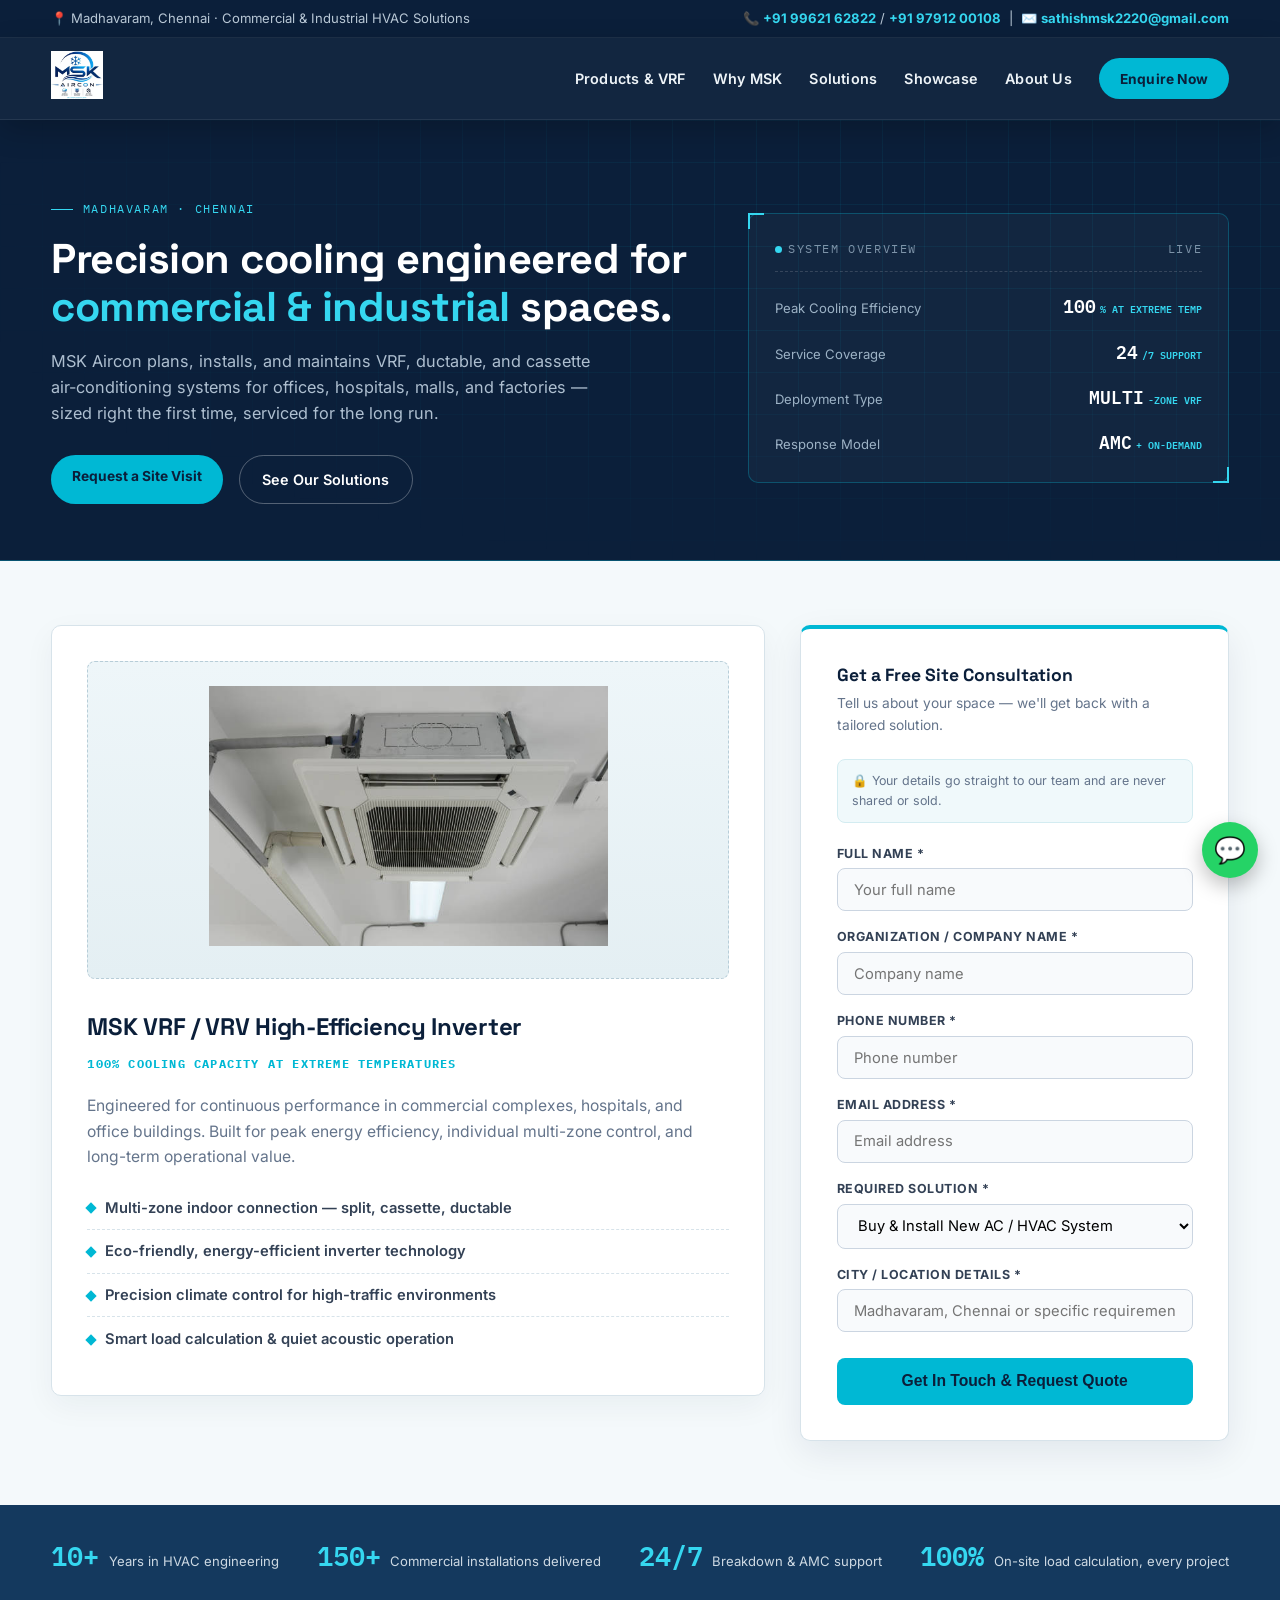
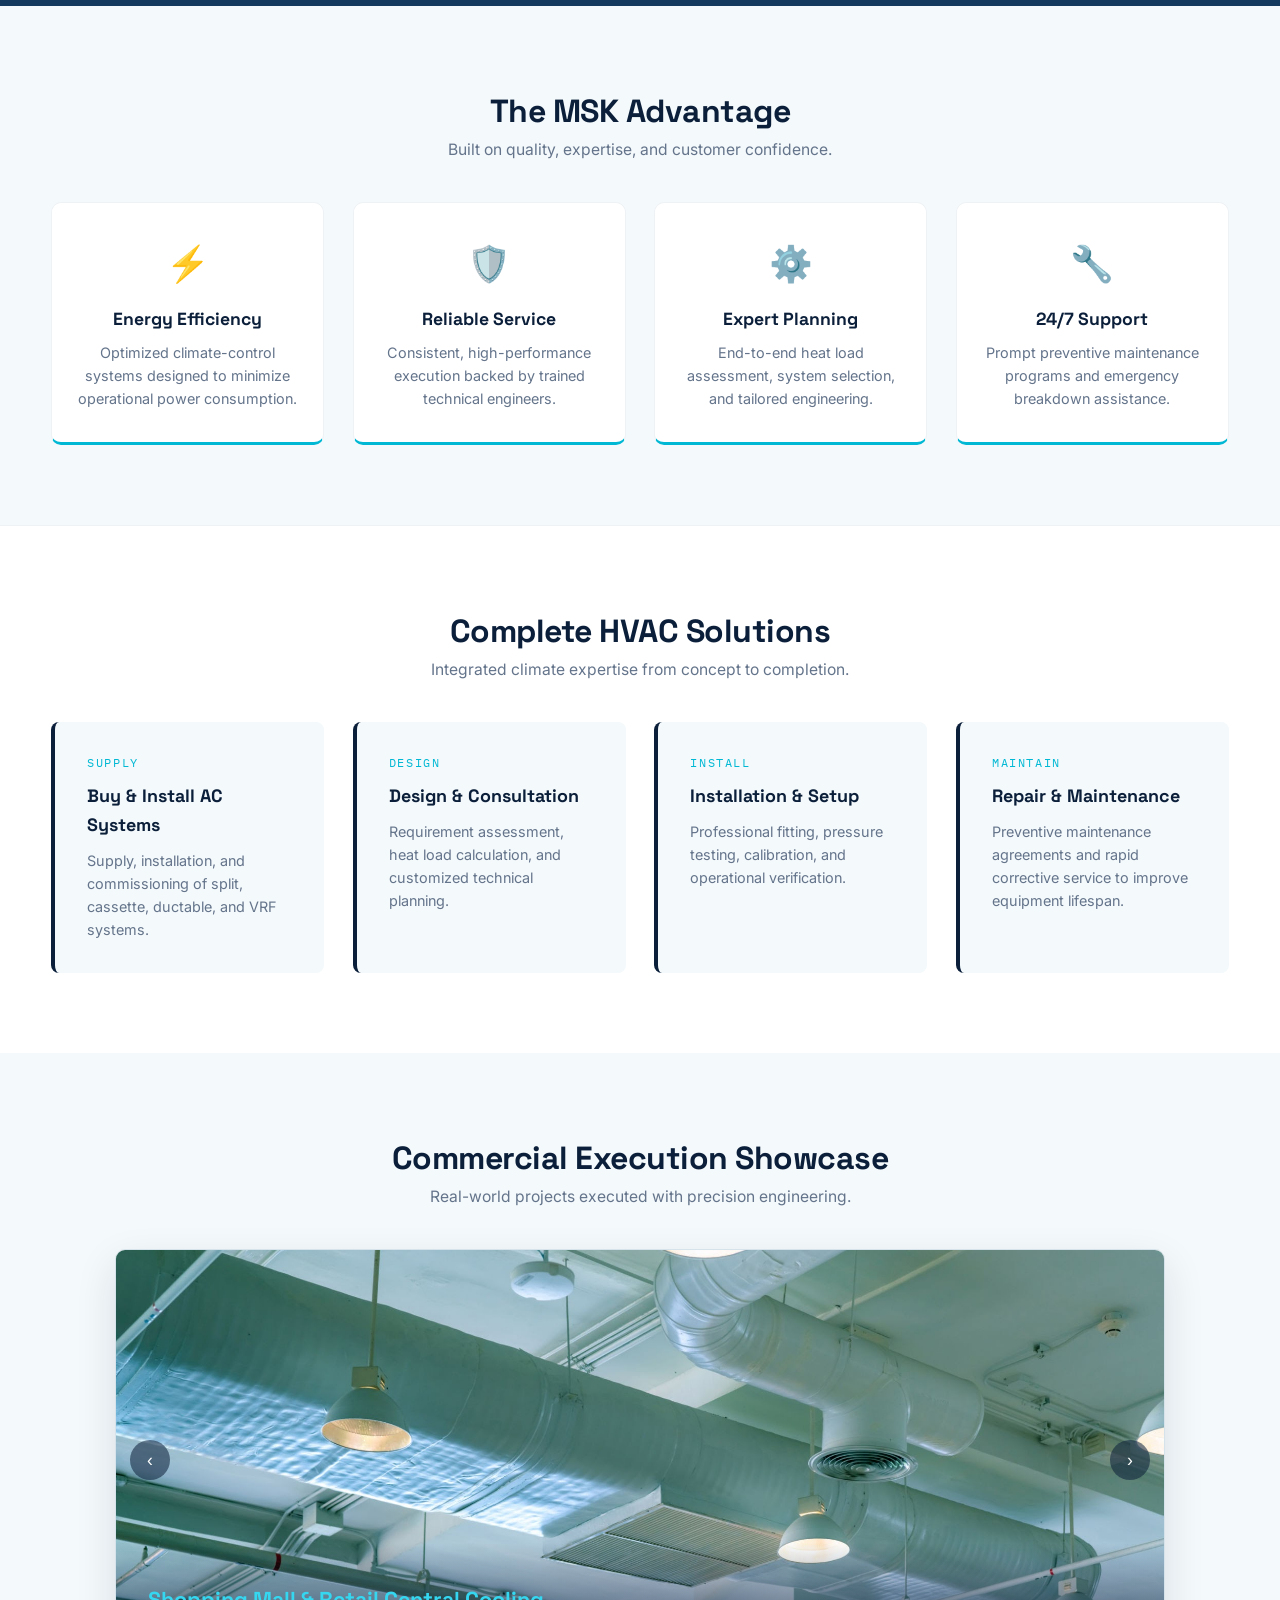
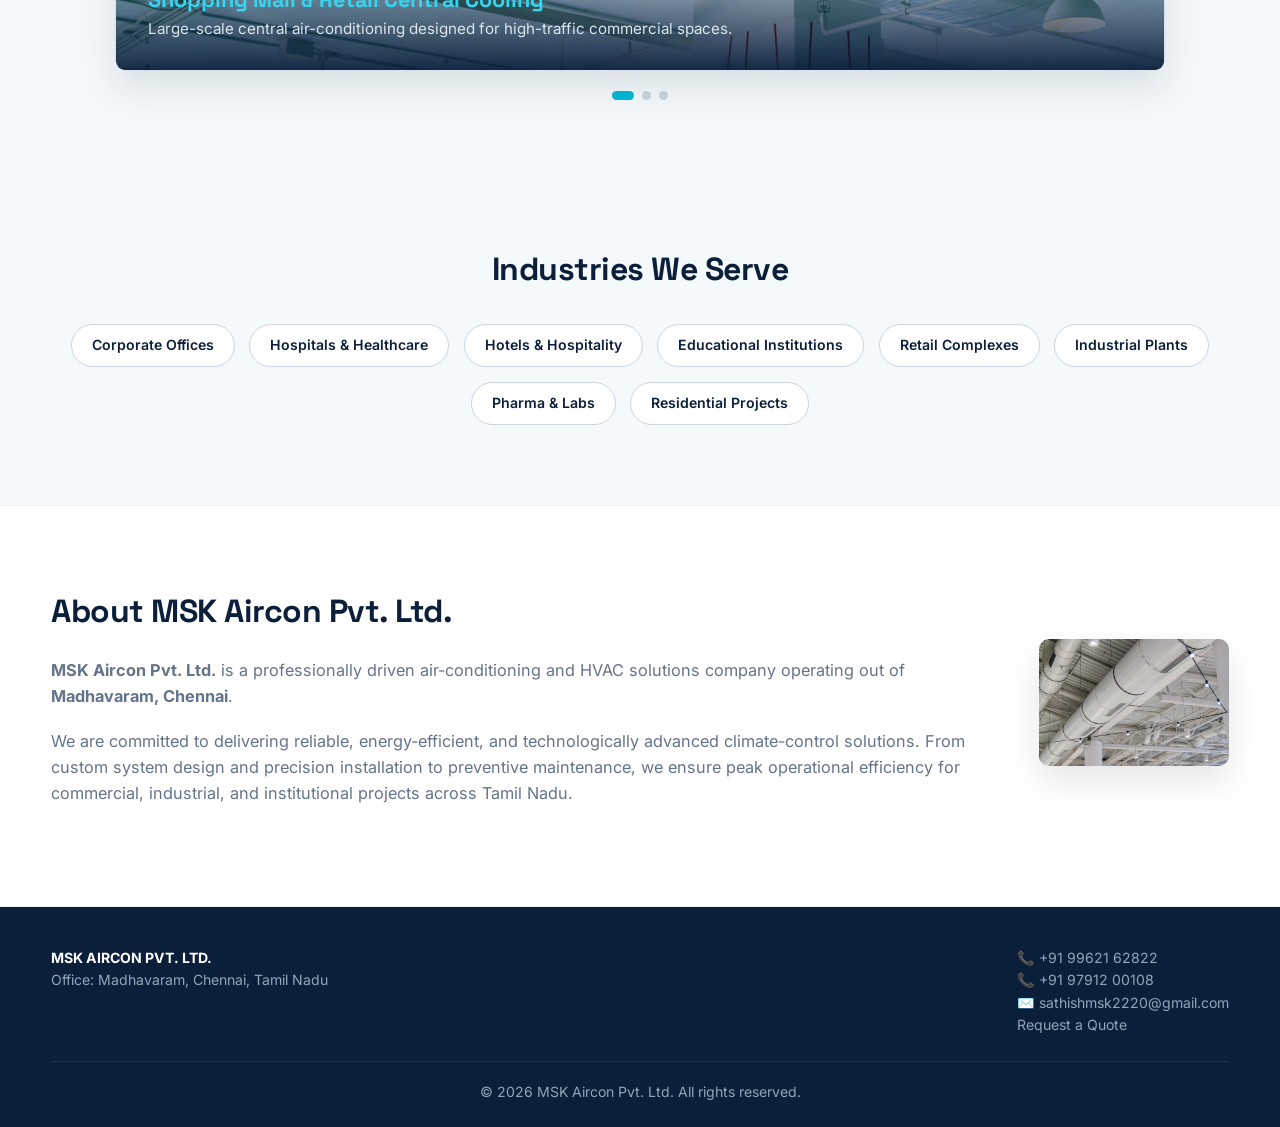
<file: index.html>
<!DOCTYPE html>
<html lang="en">
<head>
  <meta charset="UTF-8" />
  <meta name="viewport" content="width=device-width, initial-scale=1.0" />
  <title>MSK Aircon Pvt. Ltd. — Central AC, VRF & Ductable Systems | Chennai</title>
  <meta name="description" content="MSK Aircon Pvt. Ltd. designs, installs, and maintains VRF, ductable, and cassette AC systems for commercial and industrial clients in Madhavaram, Chennai. Get a free site consultation." />

  <!-- Open Graph -->
  <meta property="og:title" content="MSK Aircon Pvt. Ltd. — Commercial & Industrial HVAC Solutions" />
  <meta property="og:description" content="Central air-conditioning, VRF systems and preventive maintenance for offices, hospitals, malls, and factories across Chennai." />
  <meta property="og:image" content="msk_logo.jpeg" />
  <meta property="og:type" content="website" />

  <link rel="icon" type="image/jpeg" href="msk_logo.jpeg" />
  <link rel="stylesheet" href="style.css" />

  <!-- Local business structured data -->
  <script type="application/ld+json">
  {
    "@context": "https://schema.org",
    "@type": "HVACBusiness",
    "name": "MSK Aircon Pvt. Ltd.",
    "image": "msk_logo.jpeg",
    "address": {
      "@type": "PostalAddress",
      "addressLocality": "Madhavaram, Chennai",
      "addressRegion": "Tamil Nadu",
      "addressCountry": "IN"
    },
    "telephone": "+91-9962162822",
    "email": "sathishmsk2220@gmail.com",
    "areaServed": "Chennai, Tamil Nadu",
    "priceRange": "$$"
  }
  </script>
</head>
<body>

  <!-- Top Info Bar -->
  <div class="top-bar">
    <div class="container top-bar-flex">
      <span>📍 Madhavaram, Chennai · Commercial &amp; Industrial HVAC Solutions</span>
      <span>📞 <a href="tel:+919962162822">+91 99621 62822</a> / <a href="tel:+919791200108">+91 97912 00108</a> &nbsp;|&nbsp; ✉️ <a href="mailto:sathishmsk2220@gmail.com">sathishmsk2220@gmail.com</a></span>
    </div>
  </div>

  <!-- Main Navigation Header -->
  <header>
    <div class="container nav-container">
      <div class="logo">
        <img src="msk_logo.jpeg" alt="MSK Aircon Pvt. Ltd. Logo" width="150" height="48" />
      </div>
      <button class="nav-toggle" id="navToggle" aria-label="Toggle navigation menu" aria-expanded="false">
        <span></span><span></span><span></span>
      </button>
      <nav id="mainNav">
        <a href="#enquiry">Products &amp; VRF</a>
        <a href="#advantages">Why MSK</a>
        <a href="#services">Solutions</a>
        <a href="#projects">Showcase</a>
        <a href="#about">About Us</a>
        <a href="#enquiry" class="btn-primary">Enquire Now</a>
      </nav>
    </div>
  </header>

  <!-- HERO -->
  <section class="hero">
    <div class="hero-grid-bg"></div>
    <div class="container hero-content">
      <div class="hero-copy">
        <span class="hero-eyebrow mono-tag">MADHAVARAM · CHENNAI</span>
        <h1>Precision cooling engineered for <span>commercial &amp; industrial</span> spaces.</h1>
        <p class="lead">
          MSK Aircon plans, installs, and maintains VRF, ductable, and cassette air-conditioning systems for offices, hospitals, malls, and factories — sized right the first time, serviced for the long run.
        </p>
        <div class="hero-ctas">
          <a href="#enquiry" class="btn-primary">Request a Site Visit</a>
          <a href="#services" class="btn-outline">See Our Solutions</a>
        </div>
      </div>
      <div class="schematic-panel">
        <div class="schematic-header mono-tag">
          <span><span class="pulse-dot"></span>SYSTEM OVERVIEW</span>
          <span>LIVE</span>
        </div>
        <div class="schematic-rows">
          <div class="schematic-row">
            <span class="label">Peak Cooling Efficiency</span>
            <span class="value">100<small>% AT EXTREME TEMP</small></span>
          </div>
          <div class="schematic-row">
            <span class="label">Service Coverage</span>
            <span class="value">24<small>/7 SUPPORT</small></span>
          </div>
          <div class="schematic-row">
            <span class="label">Deployment Type</span>
            <span class="value">MULTI<small>-ZONE VRF</small></span>
          </div>
          <div class="schematic-row">
            <span class="label">Response Model</span>
            <span class="value">AMC<small>+ ON-DEMAND</small></span>
          </div>
        </div>
      </div>
    </div>
  </section>

  <!-- SIDE-BY-SIDE FEATURE & ENQUIRY FORM -->
  <section id="enquiry" class="enquiry-product-section">
    <div class="container product-enquiry-grid">

      <div class="product-highlight-card">
        <div class="product-img-box">
          <img src="slide_2.jpg" alt="MSK VRF multi-zone central air-conditioning system" loading="lazy" />
        </div>
        <div class="product-details">
          <h2>MSK VRF / VRV High-Efficiency Inverter</h2>
          <span class="tech-tag">100% COOLING CAPACITY AT EXTREME TEMPERATURES</span>
          <p>
            Engineered for continuous performance in commercial complexes, hospitals, and office buildings. Built for peak energy efficiency, individual multi-zone control, and long-term operational value.
          </p>
          <ul class="product-specs">
            <li>Multi-zone indoor connection — split, cassette, ductable</li>
            <li>Eco-friendly, energy-efficient inverter technology</li>
            <li>Precision climate control for high-traffic environments</li>
            <li>Smart load calculation &amp; quiet acoustic operation</li>
          </ul>
        </div>
      </div>

      <div class="form-wrapper-side">
        <h3>Get a Free Site Consultation</h3>
        <p class="form-sub">Tell us about your space — we'll get back with a tailored solution.</p>

        <div class="privacy-note">
          🔒 Your details go straight to our team and are never shared or sold.
        </div>

        <form action="https://api.web3forms.com/submit" method="POST" class="custom-form">
          <input type="hidden" name="access_key" value="YOUR_ACCESS_KEY_HERE">
          <input type="hidden" name="redirect" value="success.html">
          <input type="checkbox" name="botcheck" style="display:none" tabindex="-1" autocomplete="off">

          <div class="form-group">
            <label for="name">Full Name *</label>
            <input type="text" id="name" name="Client_Name" required placeholder="Your full name">
          </div>

          <div class="form-group">
            <label for="org">Organization / Company Name *</label>
            <input type="text" id="org" name="Organization" required placeholder="Company name">
          </div>

          <div class="form-group">
            <label for="phone">Phone Number *</label>
            <input type="tel" id="phone" name="Phone_Number" required placeholder="Phone number">
          </div>

          <div class="form-group">
            <label for="email">Email Address *</label>
            <input type="email" id="email" name="Email_Address" required placeholder="Email address">
          </div>

          <div class="form-group">
            <label for="service">Required Solution *</label>
            <select id="service" name="Selected_Service" required>
              <option value="Buy & Install New System">Buy &amp; Install New AC / HVAC System</option>
              <option value="VRF / VRV Centralized Cooling">VRF / VRV Centralized Cooling System</option>
              <option value="Ductable & Package AC">Ductable &amp; Package Air Conditioners</option>
              <option value="Cassette AC Commercial Setup">Cassette AC Commercial Setup</option>
              <option value="Preventive Maintenance & Repair">Preventive Maintenance &amp; AMC Repair</option>
              <option value="HVAC Technical Consultation & Design">HVAC System Design &amp; Technical Consultation</option>
              <option value="Others">Others (please specify below)</option>
            </select>
          </div>

          <div class="form-group">
            <label for="location">City / Location Details *</label>
            <input type="text" id="location" name="City_Location" required placeholder="Madhavaram, Chennai or specific requirements">
          </div>

          <button type="submit" class="btn-submit">Get In Touch &amp; Request Quote</button>
        </form>
      </div>

    </div>
  </section>

  <!-- TRUST STRIP -->
  <section class="trust-strip">
    <div class="container trust-flex">
      <div class="trust-item"><span class="num">10+</span><span class="label">Years in HVAC engineering</span></div>
      <div class="trust-item"><span class="num">150+</span><span class="label">Commercial installations delivered</span></div>
      <div class="trust-item"><span class="num">24/7</span><span class="label">Breakdown &amp; AMC support</span></div>
      <div class="trust-item"><span class="num">100%</span><span class="label">On-site load calculation, every project</span></div>
    </div>
  </section>

  <!-- CORE ADVANTAGES -->
  <section id="advantages" class="advantages-section">
    <div class="container">
      <h2 class="section-title">The MSK Advantage</h2>
      <p class="section-subtitle">Built on quality, expertise, and customer confidence.</p>

      <div class="advantage-grid">
        <div class="advantage-card">
          <div class="adv-icon">⚡</div>
          <h3>Energy Efficiency</h3>
          <p>Optimized climate-control systems designed to minimize operational power consumption.</p>
        </div>
        <div class="advantage-card">
          <div class="adv-icon">🛡️</div>
          <h3>Reliable Service</h3>
          <p>Consistent, high-performance execution backed by trained technical engineers.</p>
        </div>
        <div class="advantage-card">
          <div class="adv-icon">⚙️</div>
          <h3>Expert Planning</h3>
          <p>End-to-end heat load assessment, system selection, and tailored engineering.</p>
        </div>
        <div class="advantage-card">
          <div class="adv-icon">🔧</div>
          <h3>24/7 Support</h3>
          <p>Prompt preventive maintenance programs and emergency breakdown assistance.</p>
        </div>
      </div>
    </div>
  </section>

  <!-- SOLUTIONS & SERVICES GRID -->
  <section id="services" class="services-section">
    <div class="container">
      <h2 class="section-title">Complete HVAC Solutions</h2>
      <p class="section-subtitle">Integrated climate expertise from concept to completion.</p>

      <div class="service-grid">
        <div class="service-card">
          <span class="mono-tag">SUPPLY</span>
          <h3>Buy &amp; Install AC Systems</h3>
          <p>Supply, installation, and commissioning of split, cassette, ductable, and VRF systems.</p>
        </div>
        <div class="service-card">
          <span class="mono-tag">DESIGN</span>
          <h3>Design &amp; Consultation</h3>
          <p>Requirement assessment, heat load calculation, and customized technical planning.</p>
        </div>
        <div class="service-card">
          <span class="mono-tag">INSTALL</span>
          <h3>Installation &amp; Setup</h3>
          <p>Professional fitting, pressure testing, calibration, and operational verification.</p>
        </div>
        <div class="service-card">
          <span class="mono-tag">MAINTAIN</span>
          <h3>Repair &amp; Maintenance</h3>
          <p>Preventive maintenance agreements and rapid corrective service to improve equipment lifespan.</p>
        </div>
      </div>
    </div>
  </section>

  <!-- SHOWCASE SLIDER -->
  <section id="projects" class="slider-section">
    <div class="container">
      <h2 class="section-title">Commercial Execution Showcase</h2>
      <p class="section-subtitle">Real-world projects executed with precision engineering.</p>

      <div class="slider-container" id="sliderContainer">
        <button class="slider-arrow prev" id="prevSlide" aria-label="Previous slide">‹</button>
        <button class="slider-arrow next" id="nextSlide" aria-label="Next slide">›</button>
        <div class="slides" id="slidesTrack">
          <div class="slide">
            <img src="mall.jpg" alt="Commercial mall HVAC installation" loading="lazy" />
            <div class="slide-caption">
              <h3>Shopping Mall &amp; Retail Central Cooling</h3>
              <p>Large-scale central air-conditioning designed for high-traffic commercial spaces.</p>
            </div>
          </div>
          <div class="slide">
            <img src="slide1.jpg" alt="Industrial spiral ductwork and ventilation" loading="lazy" />
            <div class="slide-caption">
              <h3>Industrial Spiral Ducting &amp; Ventilation</h3>
              <p>Heavy-duty ventilation and ductwork engineered for industrial plants.</p>
            </div>
          </div>
          <div class="slide">
            <img src="slide_2.jpg" alt="Cassette AC multi-zone office setup" loading="lazy" />
            <div class="slide-caption">
              <h3>Corporate Office Cassette Installations</h3>
              <p>Sleek ceiling units built for quiet operation in office environments.</p>
            </div>
          </div>
        </div>
      </div>
      <div class="slider-dots" id="sliderDots">
        <button class="active" aria-label="Slide 1"></button>
        <button aria-label="Slide 2"></button>
        <button aria-label="Slide 3"></button>
      </div>
    </div>
  </section>

  <!-- INDUSTRIES WE SERVE -->
  <section class="industries-section">
    <div class="container">
      <h2 class="section-title">Industries We Serve</h2>
      <div class="industry-tags">
        <span>Corporate Offices</span>
        <span>Hospitals &amp; Healthcare</span>
        <span>Hotels &amp; Hospitality</span>
        <span>Educational Institutions</span>
        <span>Retail Complexes</span>
        <span>Industrial Plants</span>
        <span>Pharma &amp; Labs</span>
        <span>Residential Projects</span>
      </div>
    </div>
  </section>

  <!-- ABOUT US -->
  <section id="about" class="about-section">
    <div class="container about-flex">
      <div class="about-text">
        <h2>About MSK Aircon Pvt. Ltd.</h2>
        <p><strong>MSK Aircon Pvt. Ltd.</strong> is a professionally driven air-conditioning and HVAC solutions company operating out of <strong>Madhavaram, Chennai</strong>.</p>
        <p>We are committed to delivering reliable, energy-efficient, and technologically advanced climate-control solutions. From custom system design and precision installation to preventive maintenance, we ensure peak operational efficiency for commercial, industrial, and institutional projects across Tamil Nadu.</p>
      </div>
      <div class="about-img">
        <img src="slide1.jpg" alt="MSK technical engineering team at work" loading="lazy" />
      </div>
    </div>
  </section>

  <!-- Footer -->
  <footer>
    <div class="container">
      <div class="footer-grid">
        <div>
          <strong style="color:#fff;">MSK AIRCON PVT. LTD.</strong>
          <p>Office: Madhavaram, Chennai, Tamil Nadu</p>
        </div>
        <div>
          <a href="tel:+919962162822">📞 +91 99621 62822</a><br>
          <a href="tel:+919791200108">📞 +91 97912 00108</a><br>
          <a href="mailto:sathishmsk2220@gmail.com">✉️ sathishmsk2220@gmail.com</a><br>
          <a href="#enquiry">Request a Quote</a>
        </div>
      </div>
      <div class="footer-bottom">
        <p>&copy; 2026 MSK Aircon Pvt. Ltd. All rights reserved.</p>
      </div>
    </div>
  </footer>

  <!-- WhatsApp click-to-chat -->
  <a class="whatsapp-float" href="https://wa.me/919962162822?text=Hi%2C%20I%27d%20like%20a%20quote%20for%20an%20AC%2FHVAC%20system" target="_blank" rel="noopener" aria-label="Chat on WhatsApp">💬</a>

  <script>
    // Mobile nav toggle
    const navToggle = document.getElementById('navToggle');
    const mainNav = document.getElementById('mainNav');
    navToggle.addEventListener('click', () => {
      const isOpen = mainNav.classList.toggle('open');
      navToggle.setAttribute('aria-expanded', isOpen);
    });
    mainNav.querySelectorAll('a').forEach(link => {
      link.addEventListener('click', () => {
        mainNav.classList.remove('open');
        navToggle.setAttribute('aria-expanded', 'false');
      });
    });

    // Manual + auto slider with dots and arrows
    const track = document.getElementById('slidesTrack');
    const dots = document.querySelectorAll('#sliderDots button');
    const slideCount = dots.length;
    let current = 0;
    let autoTimer;

    function goTo(index) {
      current = (index + slideCount) % slideCount;
      track.style.transform = `translateX(-${current * (100 / slideCount)}%)`;
      dots.forEach((d, i) => d.classList.toggle('active', i === current));
    }

    function startAuto() {
      autoTimer = setInterval(() => goTo(current + 1), 4500);
    }

    function resetAuto() {
      clearInterval(autoTimer);
      startAuto();
    }

    document.getElementById('nextSlide').addEventListener('click', () => { goTo(current + 1); resetAuto(); });
    document.getElementById('prevSlide').addEventListener('click', () => { goTo(current - 1); resetAuto(); });
    dots.forEach((dot, i) => dot.addEventListener('click', () => { goTo(i); resetAuto(); }));

    const sliderContainer = document.getElementById('sliderContainer');
    sliderContainer.addEventListener('mouseenter', () => clearInterval(autoTimer));
    sliderContainer.addEventListener('mouseleave', startAuto);

    startAuto();
  </script>

</body>
</html>
</file>
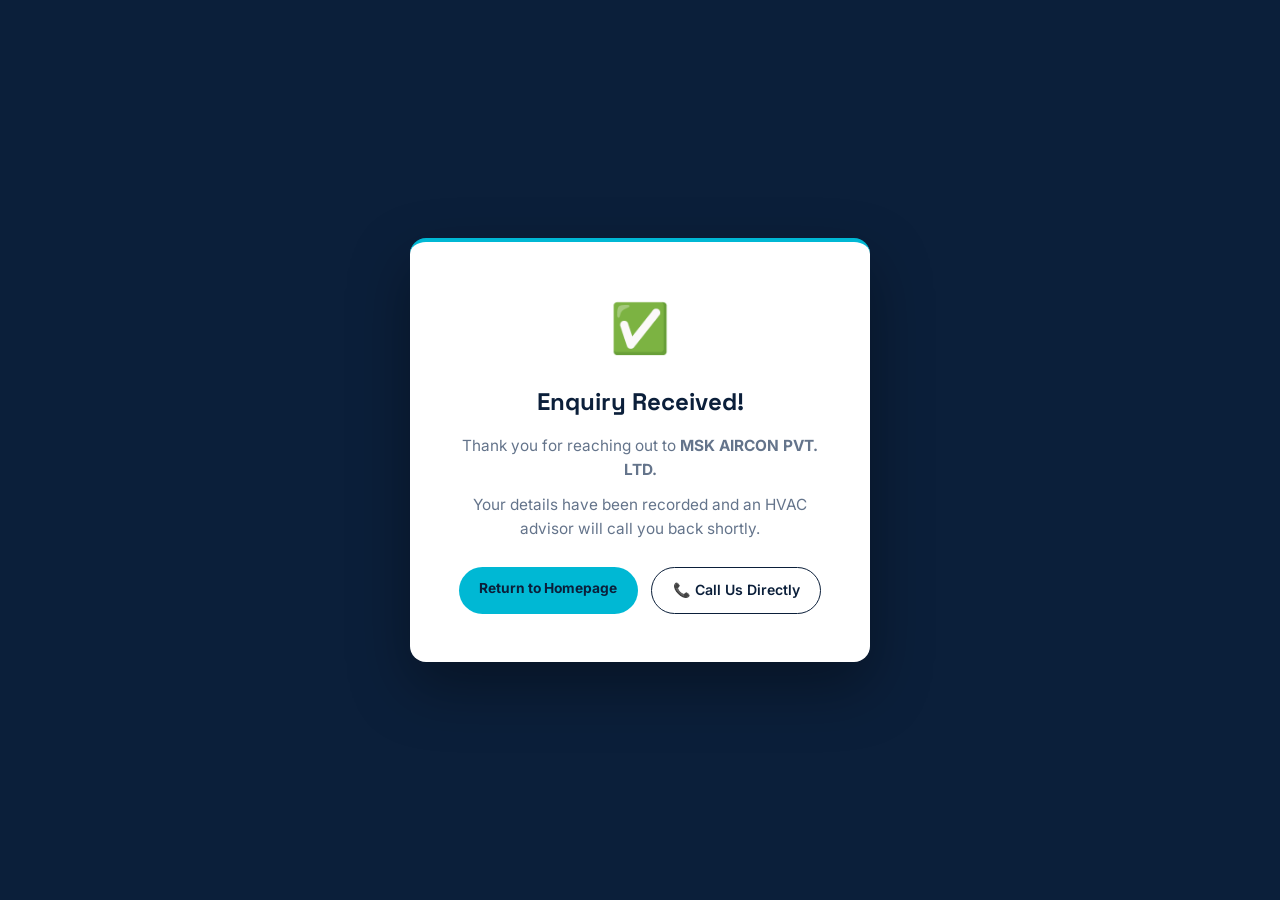
<file: success.html>
<!DOCTYPE html>
<html lang="en">
<head>
  <meta charset="UTF-8" />
  <meta name="viewport" content="width=device-width, initial-scale=1.0" />
  <title>Enquiry Received — MSK AIRCON PVT. LTD.</title>
  <link rel="icon" type="image/jpeg" href="msk_logo.jpeg" />
  <link rel="stylesheet" href="style.css" />
</head>
<body class="success-page">

  <div class="success-card">
    <div class="check-icon">✅</div>
    <h1>Enquiry Received!</h1>
    <p>Thank you for reaching out to <strong>MSK AIRCON PVT. LTD.</strong></p>
    <p>Your details have been recorded and an HVAC advisor will call you back shortly.</p>

    <div class="success-actions">
      <a href="index.html" class="btn-primary">Return to Homepage</a>
      <a href="tel:+919962162822" class="btn-secondary">📞 Call Us Directly</a>
    </div>
  </div>

</body>
</html>
</file>
<file: style.css>
/* ==========================================================================
   MSK AIRCON PVT. LTD. — TECHNICAL / BLUEPRINT DESIGN SYSTEM
   Palette : Deep Navy #0b1f3a · Steel Blue #14395e · Electric Cyan #00b8d4
             Ice White #f4f9fb · Slate #64748b · Signal Red #d92b2b (sparingly)
   Type    : Space Grotesk (display) · Inter (body) · IBM Plex Mono (specs/data)
   ========================================================================== */

@import url('https://fonts.googleapis.com/css2?family=Space+Grotesk:wght@500;600;700&family=Inter:wght@400;500;600;700;800&family=IBM+Plex+Mono:wght@500;600&display=swap');

:root {
  --navy: #0b1f3a;
  --steel: #14395e;
  --cyan: #00b8d4;
  --cyan-bright: #35d7f0;
  --ice: #f4f9fb;
  --slate: #64748b;
  --slate-dark: #334155;
  --red: #d92b2b;
  --line: #d7e3ea;
  --radius: 10px;
}

* {
  margin: 0;
  padding: 0;
  box-sizing: border-box;
  scroll-behavior: smooth;
}

@media (prefers-reduced-motion: reduce) {
  * { animation-duration: 0.001ms !important; animation-iteration-count: 1 !important; transition-duration: 0.001ms !important; scroll-behavior: auto !important; }
}

body {
  font-family: 'Inter', -apple-system, BlinkMacSystemFont, sans-serif;
  background-color: var(--ice);
  color: var(--slate-dark);
  line-height: 1.6;
  overflow-x: hidden;
}

h1, h2, h3, h4 {
  font-family: 'Space Grotesk', sans-serif;
}

.container {
  width: 92%;
  max-width: 1240px;
  margin: auto;
}

a { color: inherit; }

:focus-visible {
  outline: 2px solid var(--cyan);
  outline-offset: 3px;
}

/* Utility: monospace spec/eyebrow labels */
.mono-tag {
  font-family: 'IBM Plex Mono', monospace;
  font-size: 0.72rem;
  letter-spacing: 1.6px;
  text-transform: uppercase;
}

/* --- Top Info Bar --- */
.top-bar {
  background: var(--navy);
  color: #b9c8d6;
  font-size: 0.82rem;
  padding: 0.5rem 0;
  border-bottom: 1px solid rgba(255,255,255,0.08);
}

.top-bar-flex {
  display: flex;
  justify-content: space-between;
  align-items: center;
  flex-wrap: wrap;
  gap: 0.4rem;
}

.top-bar a {
  color: var(--cyan-bright);
  text-decoration: none;
  font-weight: 700;
}

.top-bar a:hover { text-decoration: underline; }

/* --- Header & Navigation --- */
header {
  background: rgba(11, 31, 58, 0.97);
  backdrop-filter: blur(12px);
  -webkit-backdrop-filter: blur(12px);
  padding: 0.8rem 0;
  position: sticky;
  top: 0;
  z-index: 1000;
  box-shadow: 0 10px 30px rgba(0,0,0,0.2);
  border-bottom: 1px solid rgba(255,255,255,0.08);
}

.nav-container {
  display: flex;
  justify-content: space-between;
  align-items: center;
}

.logo img {
  height: 48px;
  width: auto;
}

nav {
  display: flex;
  align-items: center;
  gap: 1.7rem;
}

nav a {
  color: #eef4f8;
  text-decoration: none;
  font-weight: 600;
  font-size: 0.9rem;
  letter-spacing: 0.2px;
  position: relative;
}

nav a:not(.btn-primary)::after {
  content: '';
  position: absolute;
  width: 0;
  height: 2px;
  bottom: -5px;
  left: 0;
  background: var(--cyan);
  transition: width 0.25s ease;
}

nav a:not(.btn-primary):hover::after { width: 100%; }
nav a:hover { color: var(--cyan-bright); }

.btn-primary {
  background: var(--cyan);
  color: var(--navy) !important;
  padding: 0.6rem 1.3rem;
  border-radius: 30px;
  font-weight: 700;
  font-size: 0.86rem;
  text-decoration: none;
  transition: all 0.25s ease;
}

.btn-primary:hover {
  background: var(--cyan-bright);
  transform: translateY(-2px);
}

.nav-toggle {
  display: none;
  flex-direction: column;
  gap: 5px;
  background: none;
  border: none;
  cursor: pointer;
  padding: 6px;
}

.nav-toggle span {
  width: 24px;
  height: 2px;
  background: #eef4f8;
  border-radius: 2px;
}

/* --- HERO: blueprint schematic --- */
.hero {
  position: relative;
  background: var(--navy);
  color: #fff;
  padding: 4.5rem 0 3.5rem;
  overflow: hidden;
  border-bottom: 1px solid rgba(0,184,212,0.35);
}

.hero-grid-bg {
  position: absolute;
  inset: 0;
  background-image:
    linear-gradient(rgba(0,184,212,0.08) 1px, transparent 1px),
    linear-gradient(90deg, rgba(0,184,212,0.08) 1px, transparent 1px);
  background-size: 42px 42px;
  mask-image: radial-gradient(ellipse at 70% 30%, black 20%, transparent 75%);
  pointer-events: none;
}

.hero-content {
  position: relative;
  z-index: 2;
  display: grid;
  grid-template-columns: 1.3fr 0.95fr;
  gap: 2.5rem;
  align-items: center;
}

.hero-eyebrow {
  color: var(--cyan-bright);
  display: inline-flex;
  align-items: center;
  gap: 0.6rem;
}

.hero-eyebrow::before {
  content: '';
  width: 22px;
  height: 1px;
  background: var(--cyan-bright);
  display: inline-block;
}

.hero h1 {
  font-size: 2.6rem;
  font-weight: 700;
  line-height: 1.15;
  margin: 1rem 0 1.1rem;
  letter-spacing: -0.5px;
}

.hero h1 span { color: var(--cyan-bright); }

.hero p.lead {
  color: #aebfd0;
  font-size: 1.02rem;
  max-width: 560px;
  margin-bottom: 1.8rem;
}

.hero-ctas {
  display: flex;
  gap: 1rem;
  flex-wrap: wrap;
}

.btn-outline {
  border: 1.5px solid rgba(255,255,255,0.3);
  color: #fff;
  padding: 0.75rem 1.4rem;
  border-radius: 30px;
  text-decoration: none;
  font-weight: 600;
  font-size: 0.9rem;
  transition: all 0.25s ease;
}

.btn-outline:hover { border-color: var(--cyan-bright); color: var(--cyan-bright); }

/* Schematic readout panel — the signature element */
.schematic-panel {
  background: rgba(255,255,255,0.03);
  border: 1px solid rgba(0,184,212,0.3);
  border-radius: var(--radius);
  padding: 1.6rem;
  position: relative;
}

.schematic-panel::before {
  content: '';
  position: absolute;
  top: -1px; left: -1px;
  width: 14px; height: 14px;
  border-top: 2px solid var(--cyan-bright);
  border-left: 2px solid var(--cyan-bright);
}

.schematic-panel::after {
  content: '';
  position: absolute;
  bottom: -1px; right: -1px;
  width: 14px; height: 14px;
  border-bottom: 2px solid var(--cyan-bright);
  border-right: 2px solid var(--cyan-bright);
}

.schematic-header {
  display: flex;
  justify-content: space-between;
  align-items: center;
  color: #7d93a8;
  margin-bottom: 1.2rem;
  padding-bottom: 0.8rem;
  border-bottom: 1px dashed rgba(255,255,255,0.15);
}

.pulse-dot {
  width: 7px; height: 7px;
  border-radius: 50%;
  background: var(--cyan-bright);
  display: inline-block;
  margin-right: 6px;
  animation: pulse 1.8s infinite;
}

@keyframes pulse {
  0%, 100% { opacity: 1; box-shadow: 0 0 0 0 rgba(0,184,212,0.5); }
  50% { opacity: 0.6; box-shadow: 0 0 0 6px rgba(0,184,212,0); }
}

.schematic-rows { display: flex; flex-direction: column; gap: 1rem; }

.schematic-row {
  display: flex;
  justify-content: space-between;
  align-items: baseline;
}

.schematic-row .label {
  color: #9db3c6;
  font-size: 0.82rem;
}

.schematic-row .value {
  font-family: 'IBM Plex Mono', monospace;
  font-weight: 600;
  font-size: 1.15rem;
  color: #fff;
}

.schematic-row .value small {
  font-size: 0.65rem;
  color: var(--cyan-bright);
  margin-left: 4px;
}

/* --- SIDE-BY-SIDE ENQUIRY SECTION --- */
.enquiry-product-section { padding: 4rem 0; }

.product-enquiry-grid {
  display: grid;
  grid-template-columns: 1.25fr 0.75fr;
  gap: 2.2rem;
  align-items: start;
}

.product-highlight-card {
  background: #fff;
  border-radius: var(--radius);
  padding: 2.2rem;
  box-shadow: 0 10px 30px rgba(11,31,58,0.05);
  border: 1px solid var(--line);
}

.product-img-box {
  text-align: center;
  background: linear-gradient(180deg, #eef6f9 0%, #e4eff3 100%);
  padding: 1.5rem;
  border-radius: 8px;
  margin-bottom: 1.8rem;
  border: 1px dashed #b7cdd8;
  position: relative;
}

.product-img-box img {
  max-width: 100%;
  height: 260px;
  object-fit: contain;
}

.product-details h2 {
  color: var(--navy);
  font-size: 1.5rem;
  font-weight: 700;
  letter-spacing: -0.3px;
}

.tech-tag {
  color: var(--cyan);
  font-weight: 700;
  font-size: 0.78rem;
  letter-spacing: 1.2px;
  display: block;
  margin: 0.5rem 0 1.2rem 0;
  font-family: 'IBM Plex Mono', monospace;
}

.product-details p { color: var(--slate); font-size: 0.98rem; margin-bottom: 1.2rem; }

.product-specs { display: grid; gap: 0.1rem; }

.product-specs li {
  padding: 0.55rem 0;
  font-weight: 600;
  color: var(--slate-dark);
  font-size: 0.92rem;
  list-style: none;
  display: flex;
  align-items: center;
  gap: 0.6rem;
  border-bottom: 1px dashed var(--line);
}

.product-specs li:last-child { border-bottom: none; }

.product-specs li::before {
  content: '';
  width: 8px; height: 8px;
  background: var(--cyan);
  flex-shrink: 0;
  transform: rotate(45deg);
}

/* Right Side Form Card */
.form-wrapper-side {
  background: #fff;
  padding: 2.2rem;
  border-radius: var(--radius);
  box-shadow: 0 12px 35px rgba(11,31,58,0.08);
  border: 1px solid var(--line);
  border-top: 4px solid var(--cyan);
  position: sticky;
  top: 90px;
}

.form-wrapper-side h3 {
  color: var(--navy);
  font-size: 1.1rem;
  font-weight: 700;
  margin-bottom: 0.3rem;
  line-height: 1.3;
}

.form-wrapper-side p.form-sub { color: var(--slate); font-size: 0.86rem; margin-bottom: 1.4rem; }

.privacy-note {
  display: flex;
  gap: 0.5rem;
  align-items: flex-start;
  background: #f0f9fb;
  border: 1px solid #d3ecf1;
  border-radius: 8px;
  padding: 0.7rem 0.9rem;
  font-size: 0.78rem;
  color: var(--slate);
  margin-bottom: 1.3rem;
}

.form-group { margin-bottom: 1rem; }

.form-group label {
  display: block;
  font-size: 0.78rem;
  font-weight: 700;
  margin-bottom: 0.3rem;
  color: var(--slate-dark);
  text-transform: uppercase;
  letter-spacing: 0.5px;
}

.form-group input,
.form-group select {
  width: 100%;
  padding: 0.72rem 1rem;
  border: 1.5px solid #cbd5e1;
  border-radius: 8px;
  font-size: 0.92rem;
  background-color: #f8fafc;
  transition: all 0.2s ease;
  font-family: 'Inter', sans-serif;
}

.form-group input:focus,
.form-group select:focus {
  outline: none;
  border-color: var(--cyan);
  background-color: #fff;
  box-shadow: 0 0 0 4px rgba(0,184,212,0.14);
}

.btn-submit {
  width: 100%;
  background: var(--cyan);
  color: var(--navy);
  border: none;
  padding: 0.9rem;
  font-size: 0.98rem;
  font-weight: 700;
  border-radius: 8px;
  cursor: pointer;
  margin-top: 0.6rem;
  transition: all 0.2s ease;
}

.btn-submit:hover { background: var(--cyan-bright); transform: translateY(-2px); }

/* --- TRUST STRIP --- */
.trust-strip {
  background: var(--steel);
  padding: 1.8rem 0;
}

.trust-flex {
  display: flex;
  justify-content: space-between;
  flex-wrap: wrap;
  gap: 1.5rem;
}

.trust-item {
  display: flex;
  align-items: baseline;
  gap: 0.6rem;
  color: #fff;
}

.trust-item .num {
  font-family: 'IBM Plex Mono', monospace;
  font-size: 1.7rem;
  font-weight: 600;
  color: var(--cyan-bright);
}

.trust-item .label {
  font-size: 0.82rem;
  color: #cdd9e3;
}

/* --- ABOUT SECTION --- */
.about-section {
  background: #fff;
  padding: 5rem 0;
  border-top: 1px solid #eef2f5;
  border-bottom: 1px solid #eef2f5;
}

.about-flex { display: flex; align-items: center; gap: 3.5rem; }

.about-text h2 {
  color: var(--navy);
  font-size: 2rem;
  font-weight: 700;
  margin-bottom: 1.2rem;
  letter-spacing: -0.5px;
}

.about-text p { color: var(--slate); font-size: 1.02rem; margin-bottom: 1.2rem; }

.about-img img {
  width: 100%;
  max-width: 480px;
  border-radius: var(--radius);
  box-shadow: 0 15px 35px rgba(0,0,0,0.1);
}

/* --- ADVANTAGES --- */
.advantages-section { padding: 5rem 0; }

.section-title {
  text-align: center;
  color: var(--navy);
  font-size: 2rem;
  font-weight: 700;
  letter-spacing: -0.5px;
}

.section-subtitle {
  text-align: center;
  color: var(--slate);
  font-size: 0.98rem;
  margin-bottom: 2.5rem;
}

.advantage-grid {
  display: grid;
  grid-template-columns: repeat(auto-fit, minmax(240px, 1fr));
  gap: 1.8rem;
}

.advantage-card {
  background: #fff;
  padding: 2rem 1.5rem;
  border-radius: var(--radius);
  border: 1px solid #eef2f5;
  border-bottom: 3px solid var(--cyan);
  text-align: center;
  transition: transform 0.25s ease, box-shadow 0.25s ease;
}

.advantage-card:hover {
  transform: translateY(-5px);
  box-shadow: 0 15px 30px rgba(0,184,212,0.1);
}

.adv-icon { font-size: 2.2rem; margin-bottom: 0.8rem; }
.advantage-card h3 { color: var(--navy); font-weight: 700; font-size: 1.1rem; margin-bottom: 0.5rem; }
.advantage-card p { font-size: 0.9rem; color: var(--slate); }

/* --- SERVICES GRID --- */
.services-section { background: #fff; padding: 5rem 0; border-top: 1px solid #eef2f5; }

.service-grid {
  display: grid;
  grid-template-columns: repeat(auto-fit, minmax(250px, 1fr));
  gap: 1.8rem;
}

.service-card {
  background: var(--ice);
  padding: 2rem;
  border-radius: 8px;
  border-left: 4px solid var(--navy);
  transition: all 0.25s ease;
  position: relative;
}

.service-card .mono-tag { color: var(--cyan); display: block; margin-bottom: 0.6rem; }

.service-card:hover {
  border-left-color: var(--cyan);
  background: #fff;
  transform: translateY(-3px);
  box-shadow: 0 10px 25px rgba(0,0,0,0.05);
}

.service-card h3 { color: var(--navy); font-weight: 700; font-size: 1.12rem; margin-bottom: 0.6rem; }
.service-card p { font-size: 0.9rem; color: var(--slate); }

/* --- SHOWCASE SLIDER --- */
.slider-section { padding: 5rem 0; }

.slider-container {
  overflow: hidden;
  border-radius: var(--radius);
  max-width: 1050px;
  margin: 0 auto 1.2rem;
  box-shadow: 0 15px 40px rgba(11,31,58,0.12);
  border: 1px solid var(--line);
  position: relative;
}

.slides {
  display: flex;
  width: 300%;
  transition: transform 0.6s cubic-bezier(0.4,0,0.2,1);
}

.slide { width: 100%; position: relative; }
.slide img { width: 100%; height: 420px; object-fit: cover; display: block; }

.slide-caption {
  position: absolute;
  bottom: 0;
  background: linear-gradient(180deg, transparent 0%, rgba(11,31,58,0.95) 100%);
  color: white;
  width: 100%;
  padding: 2.5rem 2rem 1.8rem;
}

.slide-caption h3 { color: var(--cyan-bright); font-size: 1.35rem; font-weight: 700; }
.slide-caption p { color: #dbe6ee; font-size: 0.95rem; }

.slider-arrow {
  position: absolute;
  top: 50%;
  transform: translateY(-50%);
  background: rgba(11,31,58,0.55);
  color: #fff;
  border: none;
  width: 40px; height: 40px;
  border-radius: 50%;
  cursor: pointer;
  font-size: 1.1rem;
  z-index: 5;
  transition: background 0.2s ease;
}

.slider-arrow:hover { background: var(--cyan); color: var(--navy); }
.slider-arrow.prev { left: 14px; }
.slider-arrow.next { right: 14px; }

.slider-dots {
  display: flex;
  justify-content: center;
  gap: 0.5rem;
}

.slider-dots button {
  width: 9px; height: 9px;
  border-radius: 50%;
  border: none;
  background: #cbd5e1;
  cursor: pointer;
  padding: 0;
}

.slider-dots button.active { background: var(--cyan); width: 22px; border-radius: 5px; }

/* --- INDUSTRIES --- */
.industries-section { padding: 4rem 0 5rem; text-align: center; }

.industry-tags {
  display: flex;
  flex-wrap: wrap;
  gap: 0.9rem;
  justify-content: center;
  margin-top: 1.8rem;
}

.industry-tags span {
  background: #fff;
  color: var(--navy);
  padding: 0.6rem 1.25rem;
  border-radius: 30px;
  font-weight: 600;
  font-size: 0.88rem;
  border: 1px solid #cbd5e1;
  transition: all 0.25s ease;
}

.industry-tags span:hover {
  background: var(--cyan);
  color: var(--navy);
  border-color: var(--cyan);
  transform: translateY(-2px);
}

/* --- FOOTER --- */
footer {
  background: var(--navy);
  color: #93a5b8;
  padding: 2.5rem 0 1.5rem;
  font-size: 0.88rem;
}

.footer-grid {
  display: flex;
  justify-content: space-between;
  flex-wrap: wrap;
  gap: 1.5rem;
  padding-bottom: 1.5rem;
  border-bottom: 1px solid rgba(255,255,255,0.08);
  margin-bottom: 1.2rem;
}

.footer-grid a { text-decoration: none; color: #93a5b8; }
.footer-grid a:hover { color: var(--cyan-bright); }

.footer-bottom { text-align: center; }

/* --- WHATSAPP FLOAT --- */
.whatsapp-float {
  position: fixed;
  bottom: 22px;
  right: 22px;
  background: #25D366;
  color: #fff;
  width: 56px;
  height: 56px;
  border-radius: 50%;
  display: flex;
  align-items: center;
  justify-content: center;
  text-decoration: none;
  font-size: 1.6rem;
  box-shadow: 0 8px 20px rgba(0,0,0,0.25);
  z-index: 999;
  transition: transform 0.2s ease;
}

.whatsapp-float:hover { transform: scale(1.08); }

/* --- SUCCESS PAGE --- */
.success-page {
  background: var(--navy);
  min-height: 100vh;
  display: flex;
  align-items: center;
  justify-content: center;
  padding: 2rem;
}

.success-card {
  background: #fff;
  border-radius: 16px;
  padding: 3rem 2.5rem;
  text-align: center;
  max-width: 460px;
  box-shadow: 0 25px 60px rgba(0,0,0,0.35);
  border-top: 4px solid var(--cyan);
}

.success-card .check-icon {
  font-size: 3rem;
  margin-bottom: 1rem;
}

.success-card h1 {
  color: var(--navy);
  font-size: 1.5rem;
  margin-bottom: 0.8rem;
}

.success-card p {
  color: var(--slate);
  font-size: 0.96rem;
  margin-bottom: 0.6rem;
}

.success-actions {
  display: flex;
  gap: 0.8rem;
  justify-content: center;
  margin-top: 1.6rem;
  flex-wrap: wrap;
}

.btn-secondary {
  border: 1.5px solid var(--navy);
  color: var(--navy);
  padding: 0.7rem 1.3rem;
  border-radius: 30px;
  text-decoration: none;
  font-weight: 600;
  font-size: 0.88rem;
}

.btn-secondary:hover { background: var(--navy); color: #fff; }

/* --- RESPONSIVE --- */
@media (max-width: 992px) {
  .hero-content { grid-template-columns: 1fr; }
  .product-enquiry-grid { grid-template-columns: 1fr; }
  .form-wrapper-side { position: static; }
  .about-flex { flex-direction: column; }
  .about-img img { max-width: 100%; }
}

@media (max-width: 768px) {
  .top-bar-flex { flex-direction: column; text-align: center; }
  .nav-toggle { display: flex; }
  nav {
    position: absolute;
    top: 100%;
    left: 0;
    right: 0;
    background: var(--navy);
    flex-direction: column;
    align-items: flex-start;
    padding: 1rem 6%;
    gap: 1rem;
    display: none;
    border-top: 1px solid rgba(255,255,255,0.08);
  }
  nav.open { display: flex; }
  .hero h1 { font-size: 1.9rem; }
  .slide img { height: 260px; }
  .trust-flex { justify-content: center; text-align: center; }
}
</file>
